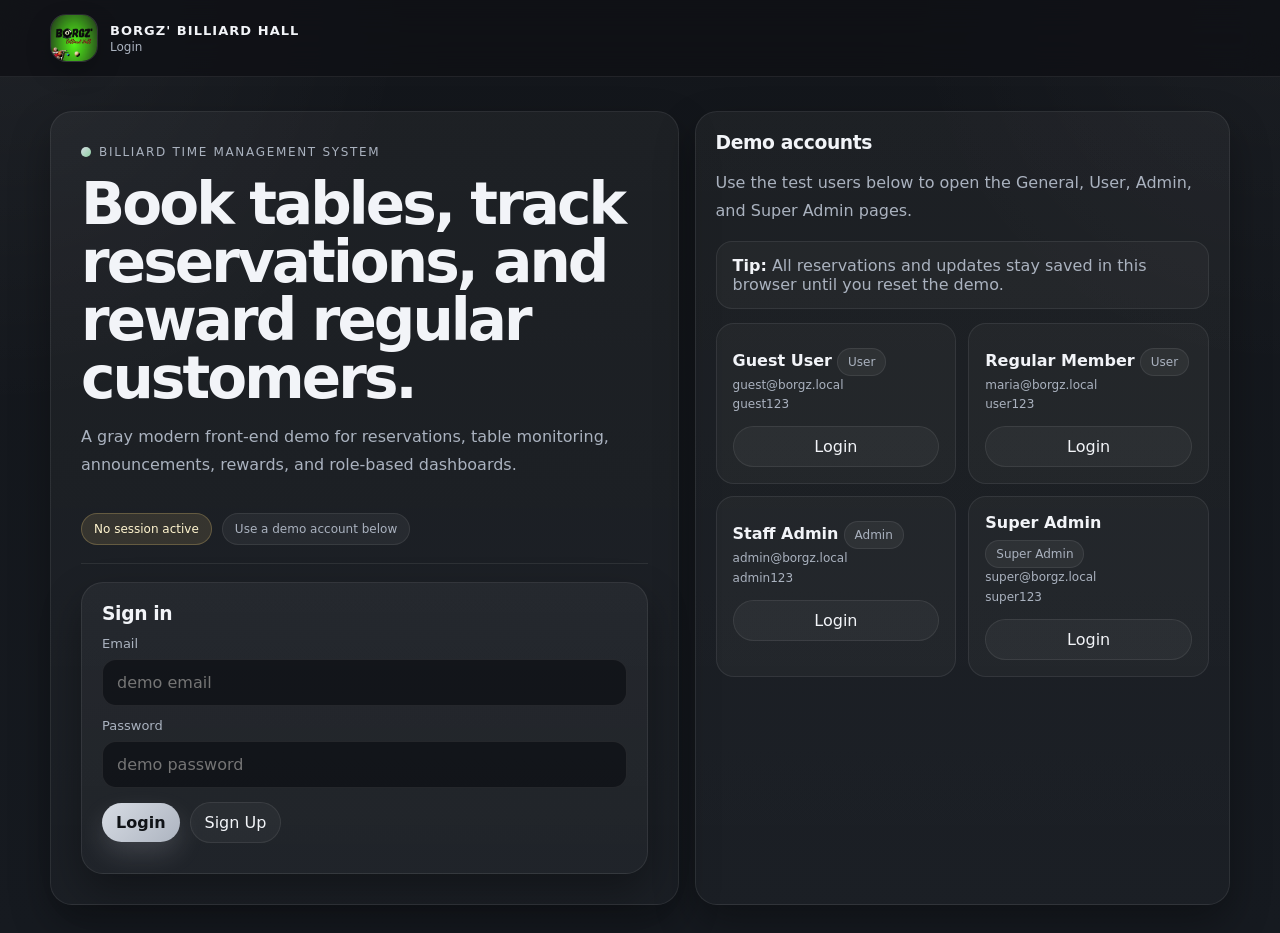
<file: index.html>
<!DOCTYPE html>
<html lang="en">
<head>
  <meta charset="UTF-8" />
  <meta name="viewport" content="width=device-width, initial-scale=1.0" />
  <title>Borgz' Billiard Hall | Login</title>
  <link rel="stylesheet" href="style.css" />
</head>
<body data-page="index">
  <header class="topbar">
    <div class="wrap topbar-inner">
      <div class="brand">
        <div class="brand-mark"><img src="logo.png" alt="Borgz' Billiard Hall logo"></div>
        <div>
          <strong>BORGZ' BILLIARD HALL</strong>
          <span>Login</span>
        </div>
      </div>
      <div class="nav"></div>
    </div>
  </header>

  <main class="wrap">
    <section class="hero">
      <div class="hero-grid">
        <div class="panel hero-card">
          <div class="kicker">Billiard time management system</div>
          <h1>Book tables, track reservations, and reward regular customers.</h1>
          <p>
            A gray modern front-end demo for reservations, table monitoring, announcements, rewards, and role-based dashboards.
          </p>
          <div class="hero-actions">
            <span id="indexQuickLink"></span>
          </div>
          <div class="status-line" id="demoStatus"></div>
          <div class="hr"></div>
          <div class="form-card">
            <h3>Sign in</h3>
            <form id="loginForm">
              <label>Email</label>
              <input id="email" type="email" placeholder="demo email" required />
              <label>Password</label>
              <input id="password" type="password" placeholder="demo password" required />
              <div class="actions" style="margin-top:14px">
                <button class="primary-btn" type="submit">Login</button>
                <a class="ghost-btn" href="signup.html" style="display:inline-flex;align-items:center;justify-content:center;">Sign Up</a>
              </div>
              <div class="flash"></div>
              <div class="mini-note" id="loginMsg" style="margin-top:10px"></div>
            </form>
          </div>
        </div>

        <div class="panel hero-side">
          <div class="frame">
            <h3>Demo accounts</h3>
            <p>Use the test users below to open the General, User, Admin, and Super Admin pages.</p>
            <div class="notice">
              <strong>Tip:</strong> All reservations and updates stay saved in this browser until you reset the demo.
            </div>
            <div class="account-grid" style="margin-top:14px">
              <div class="account">
                <strong>Guest User</strong>
                <div class="role">User</div>
                <div class="mini-note">guest@borgz.local<br>guest123</div>
                <button class="secondary-btn" data-login data-email="guest@borgz.local" data-password="guest123" style="margin-top:12px;width:100%">Login</button>
              </div>
              <div class="account">
                <strong>Regular Member</strong>
                <div class="role">User</div>
                <div class="mini-note">maria@borgz.local<br>user123</div>
                <button class="secondary-btn" data-login data-email="maria@borgz.local" data-password="user123" style="margin-top:12px;width:100%">Login</button>
              </div>
              <div class="account">
                <strong>Staff Admin</strong>
                <div class="role">Admin</div>
                <div class="mini-note">admin@borgz.local<br>admin123</div>
                <button class="secondary-btn" data-login data-email="admin@borgz.local" data-password="admin123" style="margin-top:12px;width:100%">Login</button>
              </div>
              <div class="account">
                <strong>Super Admin</strong>
                <div class="role">Super Admin</div>
                <div class="mini-note">super@borgz.local<br>super123</div>
                <button class="secondary-btn" data-login data-email="super@borgz.local" data-password="super123" style="margin-top:12px;width:100%">Login</button>
              </div>
            </div>
          </div>
        </div>
      </div>
    </section>
  </main>

  <script src="script.js"></script>
</body>
</html>
</file>
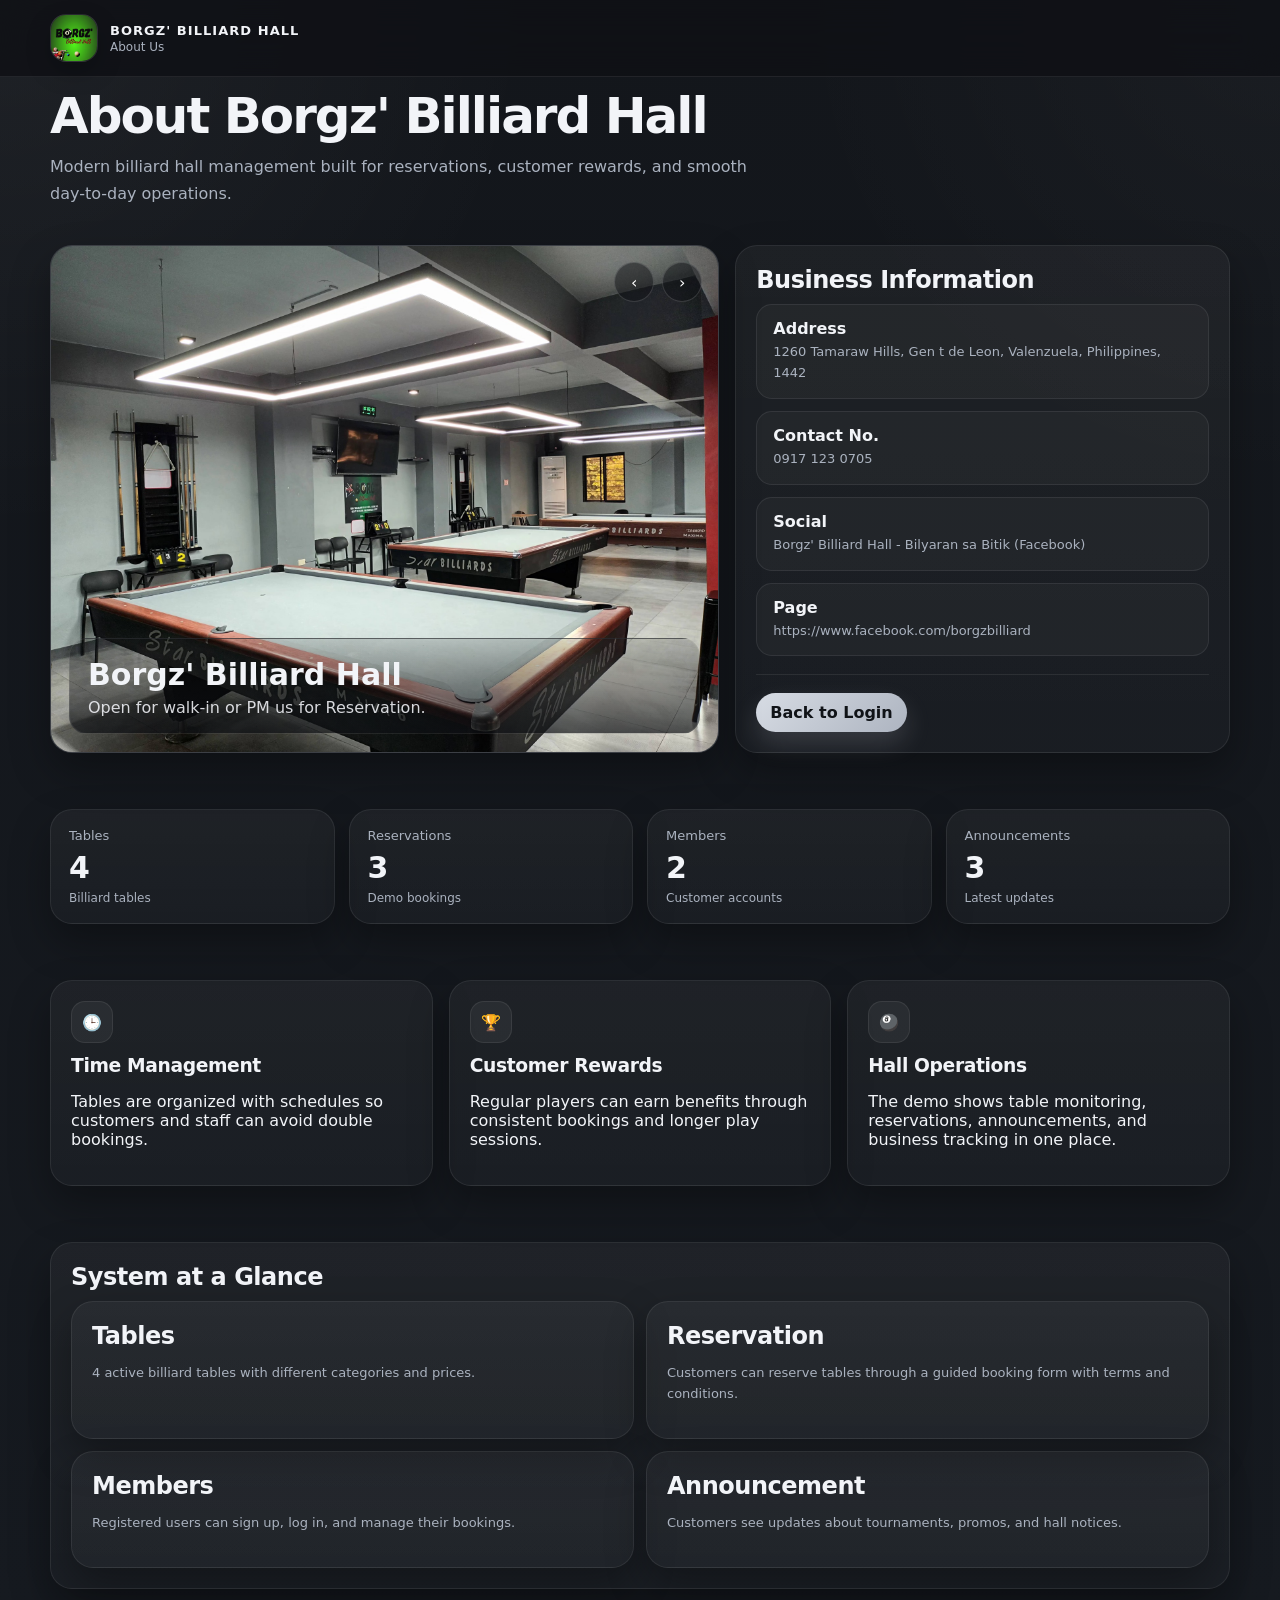
<file: about.html>
<!DOCTYPE html>
<html lang="en">
<head>
  <meta charset="UTF-8" />
  <meta name="viewport" content="width=device-width, initial-scale=1.0" />
  <title>Borgz' Billiard Hall | About Us</title>
  <link rel="stylesheet" href="style.css" />
</head>
<body data-page="about">
  <header class="topbar">
    <div class="wrap topbar-inner">
      <div class="brand">
        <div class="brand-mark"><img src="logo.png" alt="Borgz' Billiard Hall logo"></div>
        <div>
          <strong>BORGZ' BILLIARD HALL</strong>
          <span>About Us</span>
        </div>
      </div>
    </div>
  </header>

  <main class="wrap">
    <section class="page-title">
      <h1>About Borgz' Billiard Hall</h1>
      <p>Modern billiard hall management built for reservations, customer rewards, and smooth day-to-day operations.</p>
    </section>

    <section class="section about-grid">
      <div class="about-hero">
        <div class="about-stage">
          <div class="about-slide" style="background-image:url('Pic1.jpg')"></div>
          <div class="about-slide" style="background-image:url('Pic2.jpg')"></div>
          <div class="about-slide" style="background-image:url('Pic3.jpg')"></div>
          <div class="about-slide" style="background-image:url('Pic4.jpg')"></div>
        </div>
        <div class="slideshow-controls">
          <button type="button" data-slide-prev>‹</button>
          <button type="button" data-slide-next>›</button>
        </div>
        <div class="about-caption">
          <h2>Borgz' Billiard Hall</h2>
          <p>Open for walk-in or PM us for Reservation.</p>
        </div>
      </div>

      <div class="panel">
        <h2>Business Information</h2>
        <div id="businessInfo" class="list"></div>
        <div class="hr"></div>
        <div class="actions">
          <a class="primary-btn" href="index.html">Back to Login</a>
        </div>
      </div>
    </section>

    <section class="section">
      <div class="stat-grid" id="aboutStats"></div>
    </section>

    <section class="section grid-3">
      <div class="feature">
        <div class="icon">🕒</div>
        <h3>Time Management</h3>
        <p>Tables are organized with schedules so customers and staff can avoid double bookings.</p>
      </div>
      <div class="feature">
        <div class="icon">🏆</div>
        <h3>Customer Rewards</h3>
        <p>Regular players can earn benefits through consistent bookings and longer play sessions.</p>
      </div>
      <div class="feature">
        <div class="icon">🎱</div>
        <h3>Hall Operations</h3>
        <p>The demo shows table monitoring, reservations, announcements, and business tracking in one place.</p>
      </div>
    </section>

    <section class="section">
      <div class="panel">
        <h2>System at a Glance</h2>
        <div class="business-grid">
          <div class="info-box">
            <h2>Tables</h2>
            <p class="small">4 active billiard tables with different categories and prices.</p>
          </div>
          <div class="info-box">
            <h2>Reservation</h2>
            <p class="small">Customers can reserve tables through a guided booking form with terms and conditions.</p>
          </div>
          <div class="info-box">
            <h2>Members</h2>
            <p class="small">Registered users can sign up, log in, and manage their bookings.</p>
          </div>
          <div class="info-box">
            <h2>Announcement</h2>
            <p class="small">Customers see updates about tournaments, promos, and hall notices.</p>
          </div>
        </div>
      </div>
    </section>
  </main>

  <script src="script.js"></script>
</body>
</html>
</file>
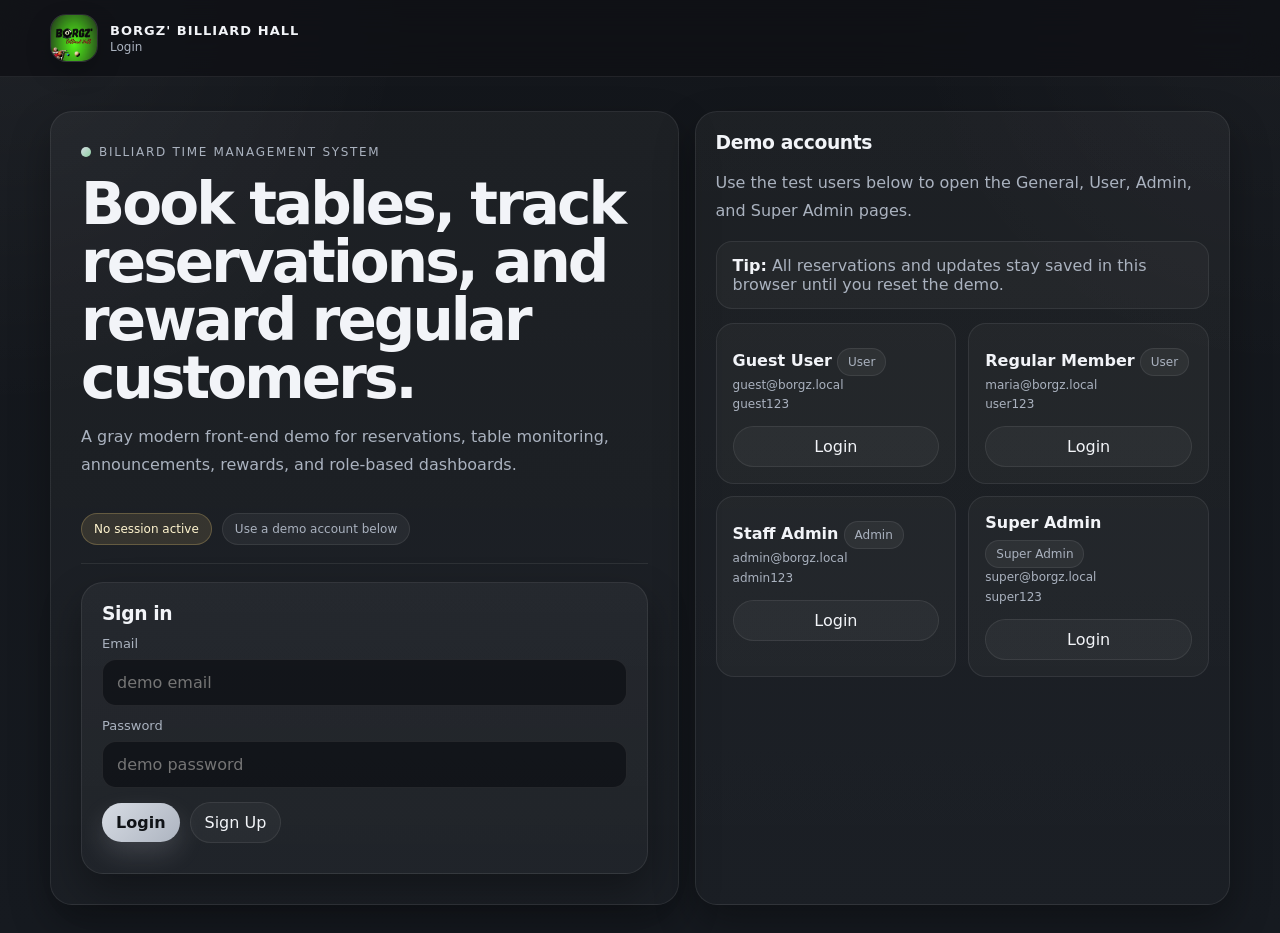
<file: admin.html>
<!DOCTYPE html>
<html lang="en">
<head>
  <meta charset="UTF-8" />
  <meta name="viewport" content="width=device-width, initial-scale=1.0" />
  <title>Borgz' Billiard Hall | Admin View</title>
  <link rel="stylesheet" href="style.css" />
</head>
<body data-page="admin">
  <header class="topbar">
    <div class="wrap topbar-inner">
      <div class="brand">
        <div class="brand-mark"><img src="logo.png" alt="Borgz' Billiard Hall logo"></div>
        <div>
          <strong>BORGZ' BILLIARD HALL</strong>
          <span>Admin View</span>
        </div>
      </div>
      <nav class="nav">
        <a href="about.html">About Us</a>
        <button data-action="logout">Logout</button>
      </nav>
    </div>
  </header>
  <main class="wrap">
    <section class="page-title">
      <h1>Admin Dashboard</h1>
      <p>Monitor reservations, update table status, and post announcements.</p>
      <div class="status-line">
        <span class="badge good">Logged in as <span id="adminName">Admin</span></span>
      </div>
    </section>

    <section class="section">
      <div class="stat-grid" id="adminStats"></div>
    </section>

    <section class="section">
      <div class="panel">
        <div class="section-head">
          <div>
            <h2>Reservation Management</h2>
            <p>Change booking status directly from this list.</p>
          </div>
        </div>
        <div class="table-wrap">
          <table>
            <thead>
              <tr>
                <th>ID</th><th>Customer</th><th>Date</th><th>Time</th><th>Table</th><th>Total</th><th>Status</th><th>Update</th>
              </tr>
            </thead>
            <tbody id="reservationTableBody"></tbody>
          </table>
        </div>
      </div>
    </section>

    <section class="section">
      <div class="panel">
        <div class="section-head">
          <div>
            <h2>Table Monitor</h2>
            <p>Live status for each table.</p>
          </div>
        </div>
        <div id="adminTables" class="table-grid"></div>
      </div>
    </section>

    <section class="section grid-2">
      <div class="panel">
        <div class="section-head">
          <div>
            <h2>Announcement Board</h2>
            <p>Publish new notices for customers.</p>
          </div>
        </div>

        <form id="announcementForm">
          <label>Title</label>
          <input id="annTitle" placeholder="Announcement title" required />
          <label>Body</label>
          <textarea id="annBody" placeholder="Write the announcement..." required></textarea>
          <label>Audience</label>
          <select id="annAudience">
            <option>All</option>
            <option>Members</option>
            <option>Staff</option>
          </select>
          <div class="actions" style="margin-top:14px">
            <button class="primary-btn" type="submit">Post Announcement</button>
          </div>
        </form>
      </div>

      <div class="panel">
        <div class="section-head">
          <div>
            <h2>Current Announcements</h2>
            <p>What customers will see right now.</p>
          </div>
        </div>
        <div id="adminAnnouncements" class="list"></div>
      </div>
    </section>
  </main>
  <script src="script.js"></script>
</body>
</html>
</file>
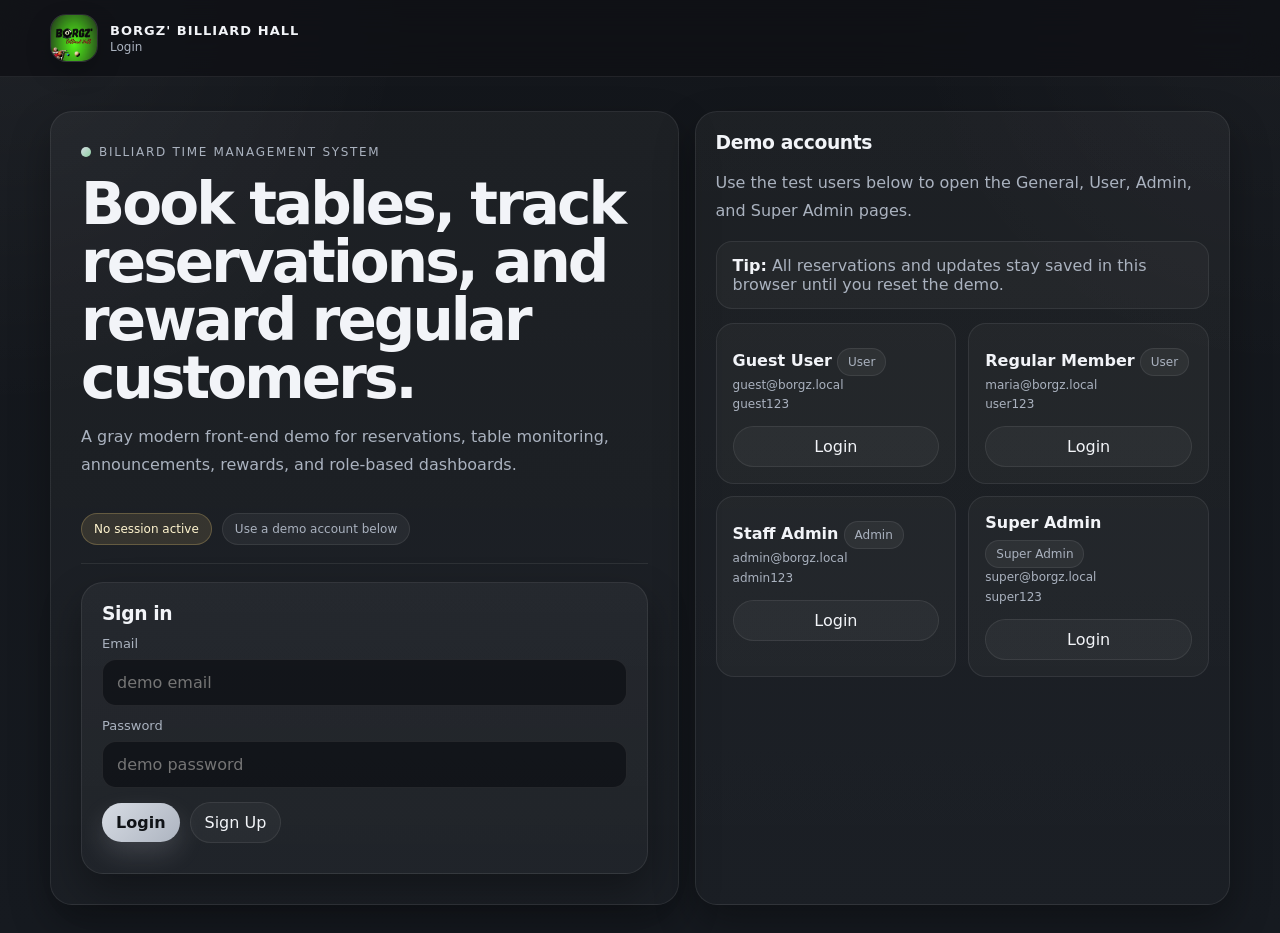
<file: superadmin.html>
<!DOCTYPE html>
<html lang="en">
<head>
  <meta charset="UTF-8" />
  <meta name="viewport" content="width=device-width, initial-scale=1.0" />
  <title>Borgz' Billiard Hall | Super Admin View</title>
  <link rel="stylesheet" href="style.css" />
</head>
<body data-page="superadmin">
  <header class="topbar">
    <div class="wrap topbar-inner">
      <div class="brand">
        <div class="brand-mark"><img src="logo.png" alt="Borgz' Billiard Hall logo"></div>
        <div>
          <strong>BORGZ' BILLIARD HALL</strong>
          <span>Super Admin View</span>
        </div>
      </div>
      <nav class="nav">
        <a href="about.html">About Us</a>
        <button data-action="logout">Logout</button>
      </nav>
    </div>
  </header>
  <main class="wrap">
    <section class="page-title">
      <h1>Super Admin Control Center</h1>
      <p>Manage users, change roles, adjust system settings, and reset the demo data.</p>
      <div class="status-line">
        <span class="badge good">Logged in as <span id="superName">Super Admin</span></span>
      </div>
    </section>

    <section class="section">
      <div class="stat-grid" id="superStats"></div>
    </section>

    <section class="section grid-2">
      <div class="panel">
        <div class="section-head">
          <div>
            <h2>User & Role Management</h2>
            <p>Change account roles inside the demo.</p>
          </div>
        </div>
        <div id="userAdminList" class="list"></div>
      </div>

      <div class="panel">
        <div class="section-head">
          <div>
            <h2>System Settings</h2>
            <p>Update pricing and reward thresholds.</p>
          </div>
        </div>
        <div id="systemStats" class="stat-grid" style="margin-bottom:14px"></div>
        <form id="settingsForm" style="margin-top:14px">
          <div class="form-row">
            <div><label>Standard Rate</label><input id="rateStandard" type="number" min="0" /></div>
            <div><label>Professional Rate</label><input id="rateProfessional" type="number" min="0" /></div>
          </div>
          <div class="form-row">
            <div><label>VIP Rate</label><input id="rateVIP" type="number" min="0" /></div>
            <div><label>Reward Threshold Hours</label><input id="rewardHours" type="number" min="1" /></div>
          </div>
          <label>Reward Threshold Visits</label>
          <input id="rewardVisits" type="number" min="1" />
          <div class="actions" style="margin-top:14px">
            <button class="primary-btn" type="submit">Save Settings</button>
            <button class="secondary-btn" id="resetDemo" type="button">Reset Demo Data</button>
          </div>
        </form>
      </div>
    </section>
  </main>
  <script src="script.js"></script>
</body>
</html>
</file>
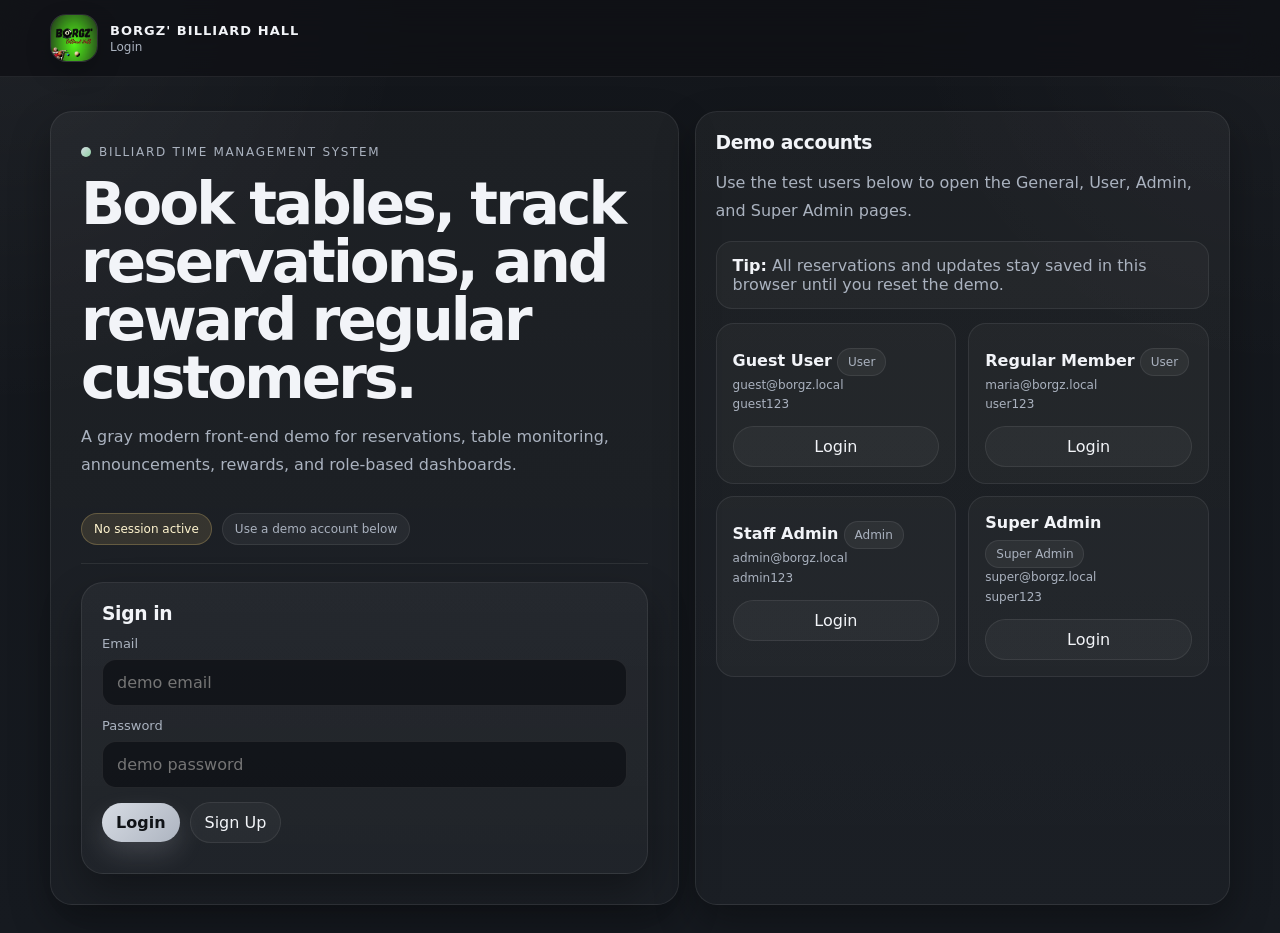
<file: user.html>
<!DOCTYPE html>
<html lang="en">
<head>
  <meta charset="UTF-8" />
  <meta name="viewport" content="width=device-width, initial-scale=1.0" />
  <title>Borgz' Billiard Hall | User View</title>
  <link rel="stylesheet" href="style.css" />
</head>
<body data-page="user">
  <header class="topbar">
    <div class="wrap topbar-inner">
      <div class="brand">
        <div class="brand-mark"><img src="logo.png" alt="Borgz' Billiard Hall logo"></div>
        <div>
          <strong>BORGZ' BILLIARD HALL</strong>
          <span>User View</span>
        </div>
      </div>
      <nav class="nav">
        <a href="about.html">About Us</a>
        <button data-action="logout">Logout</button>
      </nav>
    </div>
  </header>
  <main class="wrap">
    <section class="page-title">
      <h1>Welcome, <span id="welcomeName">Guest</span></h1>
      <p>Book a table, view your reservations, and earn rewards for being a regular customer.</p>
      <div class="status-line">
        <span class="badge good">Status: <span id="memberStatus">Guest</span></span>
        <span class="badge" id="rateLabel"></span>
      </div>
    </section>

    <section class="section">
      <div class="stat-grid" id="userStats"></div>
    </section>

    <section class="section grid-2">
      <div class="form-card">
        <div class="section-head">
          <div>
            <h2>Book a Table</h2>
            <p>Only available tables will appear after filtering.</p>
          </div>
        </div>

        <form id="bookingForm">
          <div class="form-row">
            <div>
              <label>Date</label>
              <input id="bookDate" type="date" required />
            </div>
            <div>
              <label>Time</label>
              <select id="bookTime">
                <option>10:00</option><option>11:00</option><option>12:00</option><option>13:00</option>
                <option>14:00</option><option>15:00</option><option>16:00</option><option>17:00</option>
                <option>18:00</option><option>19:00</option><option>20:00</option><option>21:00</option>
              </select>
            </div>
          </div>
          <div class="form-row">
            <div>
              <label>Table Type</label>
              <select id="tableType">
                <option value="">All</option>
                <option>Standard</option>
                <option>Professional</option>
                <option>VIP</option>
              </select>
            </div>
            <div>
              <label>Duration (hours)</label>
              <select id="duration">
                <option value="1">1 hour</option>
                <option value="2">2 hours</option>
                <option value="3">3 hours</option>
              </select>
            </div>
          </div>
          <label>Available Table</label>
          <select id="tableId"></select>
          <div class="mini-note" id="bookingMsg" style="margin-top:10px"></div>
          <div class="actions" style="margin-top:14px">
            <button class="primary-btn" type="submit">Reserve Table</button>
          </div>
        </form>
      </div>

      <div class="panel">
        <div class="section-head">
          <div>
            <h2>Table Board</h2>
            <p>Filtered live availability.</p>
          </div>
        </div>
        <div id="tableBoard" class="table-grid"></div>
      </div>
    </section>

    <section class="section grid-2">
      <div class="panel">
        <div class="section-head">
          <div>
            <h2>My Reservations</h2>
            <p>Your booking history and current status.</p>
          </div>
        </div>
        <div id="userReservations" class="list"></div>
      </div>

      <div class="panel">
        <div class="section-head">
          <div>
            <h2>Rewards</h2>
            <p>Track your progress to regular-customer status.</p>
          </div>
        </div>
        <div id="rewardDetails" class="card-grid"> </div>
        <div class="hr"> </div>
        <div id="rewardTips" class="list"> </div>
      </div>
    </section>

    <section class="section">
      <div class="panel">
        <div class="section-head">
          <div>
            <h2>Announcements</h2>
            <p>Updated messages from the hall.</p>
          </div>
        </div>
        <div id="userAnnouncements" class="list"></div>
      </div>
    </section>
  </main>
  <script src="script.js"></script>
</body>
</html>
</file>
<file: style.css>
:root{
  --bg:#17191d;
  --bg-2:#1d2026;
  --panel:#20242b;
  --panel-2:#262b33;
  --card:#23272f;
  --line:rgba(255,255,255,.08);
  --line-strong:rgba(255,255,255,.14);
  --text:#f2f4f8;
  --muted:#aab2bf;
  --muted-2:#7f8897;
  --accent:#b7beca;
  --accent-2:#d7dce4;
  --good:#8fd1a3;
  --warn:#f0cf7a;
  --danger:#e78e9c;
  --shadow:0 18px 40px rgba(0,0,0,.32);
  --radius:22px;
  --radius-sm:14px;
}
*{box-sizing:border-box}
html,body{margin:0;padding:0}
body{
  font-family: Inter, ui-sans-serif, system-ui, -apple-system, Segoe UI, Roboto, Arial, sans-serif;
  background:
    radial-gradient(circle at top left, rgba(255,255,255,.05), transparent 26%),
    radial-gradient(circle at top right, rgba(255,255,255,.03), transparent 24%),
    linear-gradient(180deg, #13161b 0%, #161a20 100%);
  color:var(--text);
  min-height:100vh;
}
a{color:inherit;text-decoration:none}
button,input,select,textarea{font:inherit}
.hidden{display:none !important}
.wrap{width:min(1180px, calc(100% - 32px)); margin:0 auto}

.topbar{
  position:sticky;
  top:0;
  z-index:40;
  backdrop-filter: blur(18px);
  background: rgba(15,17,21,.82);
  border-bottom:1px solid var(--line);
}
.topbar-inner{
  display:flex;
  align-items:center;
  justify-content:space-between;
  gap:16px;
  padding:14px 0;
}
.brand{
  display:flex;
  align-items:center;
  gap:12px;
  min-width:0;
}
.brand-mark{
  width:48px;
  height:48px;
  border-radius:16px;
  overflow:hidden;
  flex:none;
  background: linear-gradient(180deg, rgba(255,255,255,.08), rgba(255,255,255,.02));
  border:1px solid var(--line);
  box-shadow: 0 10px 24px rgba(0,0,0,.22);
}
.brand-mark img{
  width:100%;
  height:100%;
  object-fit:cover;
  display:block;
}
.brand strong{
  display:block;
  font-size:13px;
  letter-spacing:.08em;
}
.brand span{
  display:block;
  color:var(--muted);
  font-size:12px;
  margin-top:2px;
}

.nav{
  display:flex;
  align-items:center;
  flex-wrap:wrap;
  gap:8px;
  justify-content:flex-end;
}
.nav a, .nav button,
.primary-btn, .secondary-btn, .ghost-btn, .danger-btn,
.chip, .tab-btn, .table-action{
  border:none;
  border-radius:999px;
  padding:10px 14px;
  cursor:pointer;
  transition:transform .15s ease, border-color .15s ease, background .15s ease, opacity .15s ease;
}
.nav a, .nav button{
  background: rgba(255,255,255,.04);
  color:var(--text);
  border:1px solid var(--line);
}
.nav a:hover, .nav button:hover,
.primary-btn:hover, .secondary-btn:hover, .ghost-btn:hover, .danger-btn:hover,
.tab-btn:hover, .table-action:hover{
  transform: translateY(-1px);
}
.hero, .section{padding:28px 0}
.hero{padding-top:34px}
.page-title{
  padding:10px 0 10px;
}
.page-title h1{
  margin:0 0 8px;
  font-size: clamp(30px, 4vw, 50px);
  letter-spacing:-.04em;
}
.page-title p{
  margin:0;
  color:var(--muted);
  line-height:1.7;
  max-width:72ch;
}
.hero-grid{
  display:grid;
  grid-template-columns: 1.08fr .92fr;
  gap:16px;
  align-items:stretch;
}
.grid-2{display:grid; grid-template-columns: repeat(2, minmax(0,1fr)); gap:16px; align-items:start}
.grid-3{display:grid; grid-template-columns: repeat(3, minmax(0,1fr)); gap:16px; align-items:stretch}
.grid-4{display:grid; grid-template-columns: repeat(4, minmax(0,1fr)); gap:14px; align-items:stretch}
.grid-5{display:grid; grid-template-columns: repeat(5, minmax(0,1fr)); gap:14px; align-items:stretch}
.panel, .card, .stat, .form-card, .list-card, .feature, .about-hero, .info-box, .modal-card{
  background: linear-gradient(180deg, rgba(255,255,255,.045), rgba(255,255,255,.025));
  border:1px solid var(--line);
  border-radius:var(--radius);
  box-shadow: var(--shadow);
}
.panel, .card, .form-card, .list-card, .feature, .info-box, .modal-card{padding:20px}
.hero-card{padding:30px}
.hero h1{
  font-size: clamp(36px, 5vw, 58px);
  line-height:1;
  margin:14px 0 12px;
  letter-spacing:-.05em;
}
.hero p{
  color:var(--muted);
  line-height:1.75;
  max-width:65ch;
}
.kicker{
  display:inline-flex;
  align-items:center;
  gap:8px;
  font-size:12px;
  letter-spacing:.14em;
  text-transform:uppercase;
  color:var(--muted);
}
.kicker::before{
  content:"";
  width:10px;
  height:10px;
  border-radius:50%;
  background: linear-gradient(135deg, var(--accent-2), var(--good));
}
.hero-actions{
  display:flex;
  flex-wrap:wrap;
  gap:10px;
  margin-top:22px;
  align-items:center;
}
.primary-btn{
  background: linear-gradient(135deg, #d7dce4, #adb4c0);
  color:#101317;
  font-weight:800;
  box-shadow: 0 12px 26px rgba(215,220,228,.16);
}
.secondary-btn, .ghost-btn{
  background: rgba(255,255,255,.04);
  color:var(--text);
  border:1px solid var(--line);
}
.danger-btn{
  background: rgba(231,142,156,.12);
  color:#ffdce2;
  border:1px solid rgba(231,142,156,.22);
}
.badge{
  display:inline-flex;
  align-items:center;
  gap:8px;
  padding:8px 12px;
  border-radius:999px;
  font-size:12px;
  background: rgba(255,255,255,.05);
  border:1px solid var(--line);
  color:var(--muted);
}
.badge.good{color:#ebfff2; border-color: rgba(143,209,163,.25); background: rgba(143,209,163,.12)}
.badge.warn{color:#fff5cf; border-color: rgba(240,207,122,.25); background: rgba(240,207,122,.12)}
.badge.danger{color:#ffe0e6; border-color: rgba(231,142,156,.25); background: rgba(231,142,156,.12)}
.status-line{
  display:flex;
  flex-wrap:wrap;
  gap:10px;
  margin-top:12px;
  align-items:center;
}
.hr{height:1px; background:var(--line); margin:18px 0}
.form-card h2, .panel h2, .card h2, .feature h3, .modal-card h3, .info-box h2{margin:0 0 10px; letter-spacing:-.02em}
.form-card h3, .panel h3, .card h3, .list-card h3{margin:0 0 10px; letter-spacing:-.02em}
.small, .mini-note, .meta, .muted{
  color:var(--muted);
  line-height:1.6;
}
.small{font-size:13px}
.mini-note{font-size:12px}
.meta{font-size:13px}
label{
  display:block;
  font-size:13px;
  color:var(--muted);
  margin:12px 0 8px;
}
input, select, textarea{
  width:100%;
  background: rgba(8,10,14,.58);
  color:var(--text);
  border:1px solid var(--line);
  border-radius:14px;
  padding:13px 14px;
  outline:none;
}
textarea{min-height:120px; resize:vertical}
input:focus, select:focus, textarea:focus{
  border-color: rgba(215,220,228,.34);
  box-shadow: 0 0 0 4px rgba(215,220,228,.06);
}
.actions{
  display:flex;
  flex-wrap:wrap;
  gap:10px;
  align-items:center;
}
.form-row{
  display:grid;
  grid-template-columns: repeat(2, minmax(0,1fr));
  gap:12px;
}
.section-head{
  display:flex;
  justify-content:space-between;
  gap:12px;
  align-items:flex-start;
  margin-bottom:14px;
}
.section-head p{margin:4px 0 0; color:var(--muted)}
.stat-grid, .card-grid{display:grid; gap:14px}
.stat-grid{grid-template-columns: repeat(4, minmax(0,1fr))}
.card-grid{grid-template-columns: repeat(2, minmax(0,1fr))}
.stat{
  padding:18px;
  min-height:110px;
}
.stat .label{font-size:13px; color:var(--muted); margin-bottom:10px}
.stat .value{font-size:30px; font-weight:800; line-height:1}
.stat .hint{font-size:12px; color:var(--muted); margin-top:8px}
.list{
  display:grid;
  gap:12px;
}
.list-item{
  display:flex;
  justify-content:space-between;
  gap:12px;
  padding:14px 16px;
  background: rgba(255,255,255,.03);
  border:1px solid var(--line);
  border-radius:16px;
}
.list-item strong{display:block; margin-bottom:4px}
.list-item .meta{max-width:70ch}
.about-grid{
  display:grid;
  grid-template-columns: 1.15fr .85fr;
  gap:16px;
  align-items:stretch;
}
.about-hero{
  min-height:420px;
  position:relative;
  overflow:hidden;
  padding:0;
  background:#2b2f35;
}
.about-stage{
  position:absolute; inset:0;
  display:grid;
}
.about-slide{
  position:absolute; inset:0;
  opacity:0;
  transition:opacity .45s ease;
  background-size:cover;
  background-position:center;
}
.about-slide.active{opacity:1}
.about-caption{
  position:absolute;
  inset:auto 18px 18px 18px;
  padding:18px 18px 16px;
  border-radius:18px;
  background: linear-gradient(180deg, rgba(15,17,21,.15), rgba(15,17,21,.7));
  border:1px solid rgba(255,255,255,.08);
}
.about-caption h2{margin:0 0 6px; font-size:30px}
.about-caption p{margin:0; color:rgba(242,244,248,.88)}
.slideshow-controls{
  position:absolute;
  top:16px;
  right:16px;
  display:flex;
  gap:8px;
}
.slideshow-controls button{
  width:40px; height:40px;
  border-radius:50%;
  border:1px solid rgba(255,255,255,.14);
  background: rgba(15,17,21,.5);
  color:#fff;
}
.business-grid{
  display:grid;
  grid-template-columns: repeat(2, minmax(0,1fr));
  gap:12px;
}
.feature{
  min-height:160px;
}
.feature .icon{
  width:42px;
  height:42px;
  display:grid;
  place-items:center;
  border-radius:14px;
  background: rgba(255,255,255,.05);
  border:1px solid var(--line);
  margin-bottom:12px;
}
.bullet-list{display:grid; gap:10px; margin:0; padding:0; list-style:none}
.bullet-list li{
  display:flex;
  gap:10px;
  align-items:flex-start;
  color:var(--muted);
}
.bullet-list li::before{
  content:"•";
  color:var(--accent-2);
}
.table-grid{
  display:grid;
  gap:12px;
}
.user-table-grid{
  grid-template-columns: repeat(4, minmax(0, 1fr));
}
.admin-table-grid{
  grid-template-columns: repeat(4, minmax(240px, 1fr));
  overflow-x:auto;
}
.table-card{
  padding:16px;
  min-height:120px;
  background: linear-gradient(180deg, rgba(255,255,255,.04), rgba(255,255,255,.025));
}
.table-card .name{
  font-weight:800;
  font-size:16px;
  margin-bottom:4px;
}
.table-card .type{font-size:13px; color:var(--muted)}
.table-card .price{margin-top:10px; font-size:20px; font-weight:800}
.table-card .pill{
  display:inline-flex;
  align-items:center;
  justify-content:center;
  margin-top:12px;
  padding:7px 10px;
  border-radius:999px;
  font-size:12px;
  border:1px solid var(--line);
  background: rgba(255,255,255,.04);
  color:var(--text);
}
.table-card.available .pill{background: rgba(143,209,163,.12); color:#ecfff1; border-color: rgba(143,209,163,.22)}
.table-card.occupied .pill{background: rgba(231,142,156,.12); color:#ffe0e6; border-color: rgba(231,142,156,.22)}
.table-card.reserved .pill{background: rgba(240,207,122,.12); color:#fff5cf; border-color: rgba(240,207,122,.22)}
.table-card.selected{outline:2px solid rgba(215,220,228,.45)}
.table-mini-grid{
  display:grid;
  grid-template-columns: repeat(4, minmax(0,1fr));
  gap:12px;
}
.modal-backdrop{
  position:fixed; inset:0;
  background: rgba(0,0,0,.9);
  display:none;
  align-items:center;
  justify-content:center;
  padding:20px;
  z-index:100;
}
.modal-backdrop.show{display:flex}
.modal-card{
  width:min(640px, 100%);
  max-height:85vh;
  overflow:auto;
}
.modal-card h3{font-size:24px}
.modal-card .actions{justify-content:flex-end; margin-top:16px}
.modal-card .terms{
  margin:12px 0;
  padding:14px;
  border-radius:16px;
  background: rgba(255,255,255,.03);
  border:1px solid var(--line);
}
.table-wrap{
  width:100%;
  overflow:auto;
  border:1px solid var(--line);
  border-radius:18px;
}
table{
  width:100%;
  border-collapse:collapse;
  min-width:860px;
}
th,td{
  padding:14px 12px;
  border-bottom:1px solid var(--line);
  text-align:left;
  vertical-align:top;
}
th{
  font-size:12px;
  letter-spacing:.08em;
  text-transform:uppercase;
  color:var(--muted);
  background: rgba(255,255,255,.025);
}
td{font-size:14px}
.row-actions{
  display:flex;
  gap:8px;
  align-items:center;
}
select.compact, .table-action{
  padding:9px 12px;
  border-radius:12px;
}
.table-action{
  background: rgba(255,255,255,.05);
  color:var(--text);
  border:1px solid var(--line);
}
.notice{
  padding:14px 16px;
  border-radius:16px;
  background: rgba(255,255,255,.03);
  border:1px solid var(--line);
  color:var(--muted);
}
.notice strong{color:var(--text)}
.account-grid{
  display:grid;
  grid-template-columns: repeat(2, minmax(0,1fr));
  gap:12px;
}
.account{
  padding:16px;
  border-radius:18px;
  background: rgba(255,255,255,.03);
  border:1px solid var(--line);
}
.account .role{
  display:inline-flex;
  margin-top:8px;
  padding:6px 10px;
  border-radius:999px;
  border:1px solid var(--line);
  background: rgba(255,255,255,.05);
  font-size:12px;
  color:var(--muted);
}
.brand-strip{
  display:flex;
  align-items:center;
  gap:12px;
  margin-bottom:14px;
}
.brand-strip img{
  width:56px; height:56px; border-radius:16px; object-fit:cover;
  border:1px solid var(--line);
}
.flash{
  margin-top:10px;
  font-size:13px;
  color:var(--good);
}
.footer-bar{
  margin-top:18px;
  border-radius:18px;
  background: #101317;
  border:1px solid var(--line);
  padding:16px 18px;
  display:flex;
  justify-content:space-between;
  gap:16px;
  align-items:center;
}
.footer-bar .muted{color:var(--muted)}
.responsive-hide{display:block}
.pill{
  display:inline-flex;
  align-items:center;
  gap:6px;
  border-radius:999px;
  padding:7px 11px;
  font-size:12px;
  border:1px solid transparent;
  white-space:nowrap;
}
.pill.available{background:rgba(143,213,163,.13); color:#dcffea; border-color:rgba(143,213,163,.25)}
.pill.booked, .pill.occupied, .pill.reserved{background:rgba(203,213,225,.08); color:#f0f4f8; border-color:rgba(203,213,225,.20)}
.pill.pending{background:rgba(243,201,105,.13); color:#fff3c5; border-color:rgba(243,201,105,.22)}
.pill.completed{background:rgba(124,156,255,.13); color:#e5ecff; border-color:rgba(124,156,255,.24)}
.pill.cancelled{background:rgba(239,139,155,.12); color:#ffdce3; border-color:rgba(239,139,155,.22)}
.pill.maintenance{background:rgba(255,255,255,.06); color:#d9dfe7; border-color:rgba(255,255,255,.15)}
.reservation-empty{
  border:1px dashed var(--line-strong);
  border-radius:18px;
  padding:28px;
  min-height:220px;
  display:flex;
  flex-direction:column;
  justify-content:center;
  align-items:center;
  text-align:center;
  gap:12px;
  color:var(--muted);
  background: rgba(255,255,255,.02);
}
.checklist{
  list-style:none;
  padding:0;
  margin:0;
}
.checklist li{
  display:flex;
  align-items:center;
  gap:10px;
  padding:10px 0;
  border-top:1px solid var(--line);
  color:#e7ebf1;
  font-size:14px;
}
.checklist li:first-child{border-top:none}
.box{
  width:16px;
  height:16px;
  border:1.5px solid var(--muted-2);
  border-radius:4px;
  flex:none;
}
.avatar{
  width:92px;
  height:92px;
  border-radius:50%;
  background: linear-gradient(180deg, #313740, #21252d);
  border:1px solid var(--line);
  margin-bottom:14px;
}
.row{
  display:grid;
  grid-template-columns: repeat(2, minmax(0,1fr));
  gap:10px;
  margin-bottom:10px;
}
.setting{
  display:flex;
  align-items:center;
  justify-content:space-between;
  padding:13px 14px;
  border:1px solid var(--line);
  border-radius:12px;
  background: rgba(255,255,255,.03);
  margin-bottom:10px;
  color:#e7ebf1;
}
.logo-hero{
  display:grid;
  place-items:center;
  min-height:100%;
  padding:24px;
}
.logo-hero img{
  width:min(100%, 460px);
  border-radius:24px;
  border:1px solid var(--line);
  box-shadow: var(--shadow);
  background:#111;
}
@media (max-width: 1100px){
  .hero-grid, .grid-2, .about-grid{grid-template-columns:1fr}
  .stat-grid{grid-template-columns: repeat(2, minmax(0,1fr))}
  .table-mini-grid, .table-grid.user-table-grid, .business-grid{grid-template-columns: repeat(2, minmax(0,1fr))}
  .card-grid{grid-template-columns:1fr}
}
@media (max-width: 760px){
  .wrap{width:min(1180px, calc(100% - 22px))}
  .topbar-inner, .footer-bar{flex-direction:column; align-items:flex-start}
  .nav{justify-content:flex-start}
  .hero-card{padding:22px}
  .form-row, .account-grid, .stat-grid, .table-mini-grid, .business-grid{grid-template-columns:1fr}
  .table-mini-grid.admin-table-grid{grid-template-columns: repeat(4, minmax(240px,1fr))}
  .about-caption h2{font-size:24px}
}
</file>
